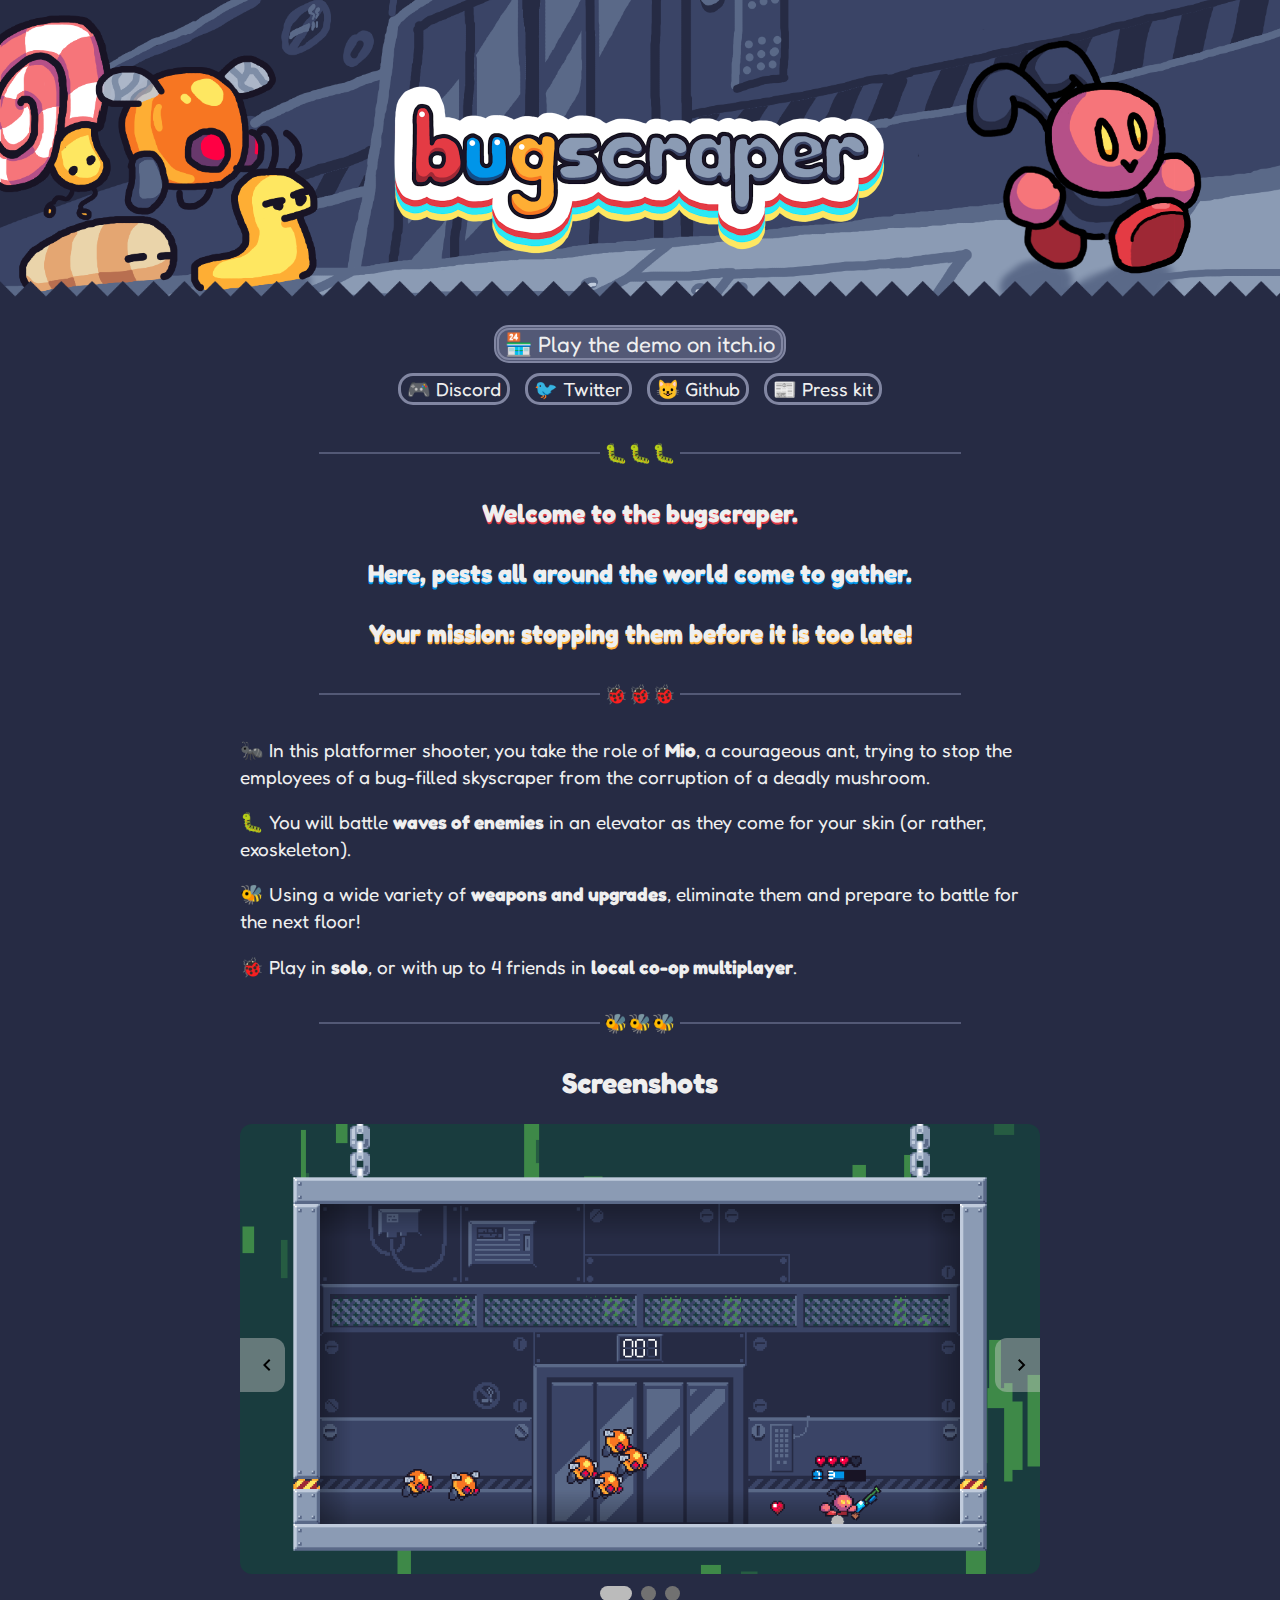
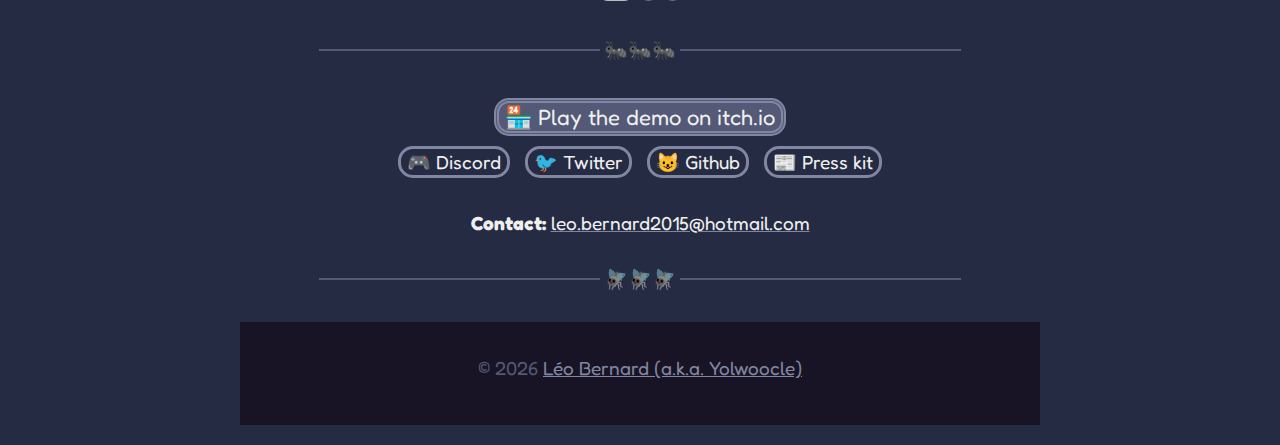
<file: index2.html>
<!DOCTYPE html>
<html>
  <head>
    <!-- Hello you curious person. It's all just plain HTML/CSS/JS. It gets the job done. -->
    <meta charset="utf-8"/>
    <title>Bugscraper</title>

    <!-- Meta tags -->
    <meta name="author" content="Léo Bernard"/>
    <meta name="keywords" content="bugscrapper, video game, game, gaming, platformer, shooter, pixel art"/>
    <meta name="description" content="Rise to the top of a bug-filled tower">

    <!-- Facebook Meta Tags -->
    <meta property="og:title" content="Bugscraper">
    <meta property="og:description" content="Rise to the top of a bug-filled tower">
    <meta property="og:image" content="image/thumbnail.png">
    <meta property="og:url" content="https://bugscraper.net/">
    <meta property="og:type" content="website">
        
    <!-- Twitter Meta Tags -->
    <meta name="twitter:card" content="summary_large_image">
    <meta name="twitter:title" content="Bugscraper">
    <meta name="twitter:description" content="Rise to the top of a bug-filled tower">
    <meta name="twitter:image" content="image/thumbnail.png">
    <!-- Meta Tags Generated via https://toolsaday.com -->

    <meta name="viewport" content="width=device-width, initial-scale=1.0">
    <link rel="icon" type="image/png" href="image/icon.png">
    
    <link rel="stylesheet" href="css/style.css">
    <link rel="stylesheet" href="css/slideshow.css">
  </head>

  <body>
    <!-- <img class="banner" src="image/banner_big.png" alt="yah"> -->
    <div class="banner-container">
      <img class="banner" src="image/banner.png" alt="Bugscraper logo background">
      <div class="banner-fadeout"></div>
    </div>
    
    <div class="page-content" id="page">
      <header align="center">
        <div class="logo-container">
          <img class="logo" src="image/logo.png" alt="Bugscraper logo">
        </div>

        <div class="links" id="links-top">
          <div class="big">
            <a class="link" href="https://yolwoocle.itch.io/bugscraper">
              <button class="link-button important-link">🏪 Play the demo on itch.io</button>
            </a>
          </div>
          <div>
            <a class="link" href="https://discord.gg/BAMMwMn2m5">
              <button class="link-button">🎮 Discord</button>
            </a>
            <a class="link" href="https://twitter.com/yolwoocle_">
              <button class="link-button">🐦 Twitter</button>
            </a>
            <a class="link" href="https://github.com/Yolwoocle/bugscraper">
              <button class="link-button">😺 Github</button>
            </a>
            <a class="link" href="resources/presskit_v1.zip">
              <button class="link-button">📰 Press kit</button>
            </a>
          </div>
        </div>

      </header>
      <hr class="hr-1">
      <main align="center">

        <div>
          <!-- <h2>Rise to the top of a bug-infested tower</h2> -->
          <p class="shadow-red bigger">
            Welcome to the bugscraper.
          </p>
          <p class="shadow-blue bigger">
            Here, pests all around the world come to gather. 
          </p>
          <p class="shadow-yellow bigger">
            Your mission: stopping them before it is too late!
          </p>
    
        </div>
        <hr class="hr-2">
        <div align="left">
          <p>
            🐜 In this platformer shooter, you take the role of <b>Mio</b>, a courageous ant, trying to stop the employees
            of a bug-filled skyscraper from the corruption of a deadly mushroom.
          </p>
          <p>
            🐛 You will battle <b>waves of enemies</b> in an elevator as they come for your skin 
            (or rather, exoskeleton). 
          </p>
          <p>
            🐝 Using a wide variety of <b>weapons and upgrades</b>, eliminate them and prepare to battle for the next floor!
          </p>
          <p>
            🐞 Play in <b>solo</b>, or with up to 4 friends in <b>local co-op multiplayer</b>.
          </p>

        </div>
        <hr class="hr-3">
        <div>
          
          <h2>Screenshots</h2>
          <div class="slideshow-container">
            <div class="slide">
              <img src="image/screenshot/screenshot_1.png" style="width:100%">
            </div>
          
            <div class="slide">
              <img src="image/screenshot/screenshot_2.png" style="width:100%">
            </div>
          
            <div class="slide">
              <img src="image/screenshot/screenshot_3.png" style="width:100%">
            </div>
          
            <a class="prev" onclick="plusSlides(-1)">
              <img src="image/icon_left.svg">
            </a>
            <a class="next" onclick="plusSlides(1)">
              <img src="image/icon_right.svg">
            </a>
          </div>
          <div style="text-align:center">
            <span class="dot" onclick="currentSlide(1)"></span>
            <span class="dot" onclick="currentSlide(2)"></span>
            <span class="dot" onclick="currentSlide(3)"></span>
          </div>
        </div>

        <hr class="hr-4">

        <div id="links-bottom">
        </div>
        
        <br>
        <div>
          <b>Contact:</b> <a href="mailto:leo.bernard2015@hotmail.com">&#108eo&#46b&#101rnard2015&#64hotm&#97il&#46com</a>
        </div>

      </main>
      <hr class="hr-5">
      <footer>
        <div align="center">
          <p>
            &copy; <script>document.write(new Date().getFullYear())</script> <a href="https://yolwoocle.com">Léo Bernard (a.k.a. Yolwoocle)</a>
          </p>
        </div>
      </footer>
    </div>

    <script type="text/javascript" src="js/main.js"></script>
  </body>
</html>
</file>
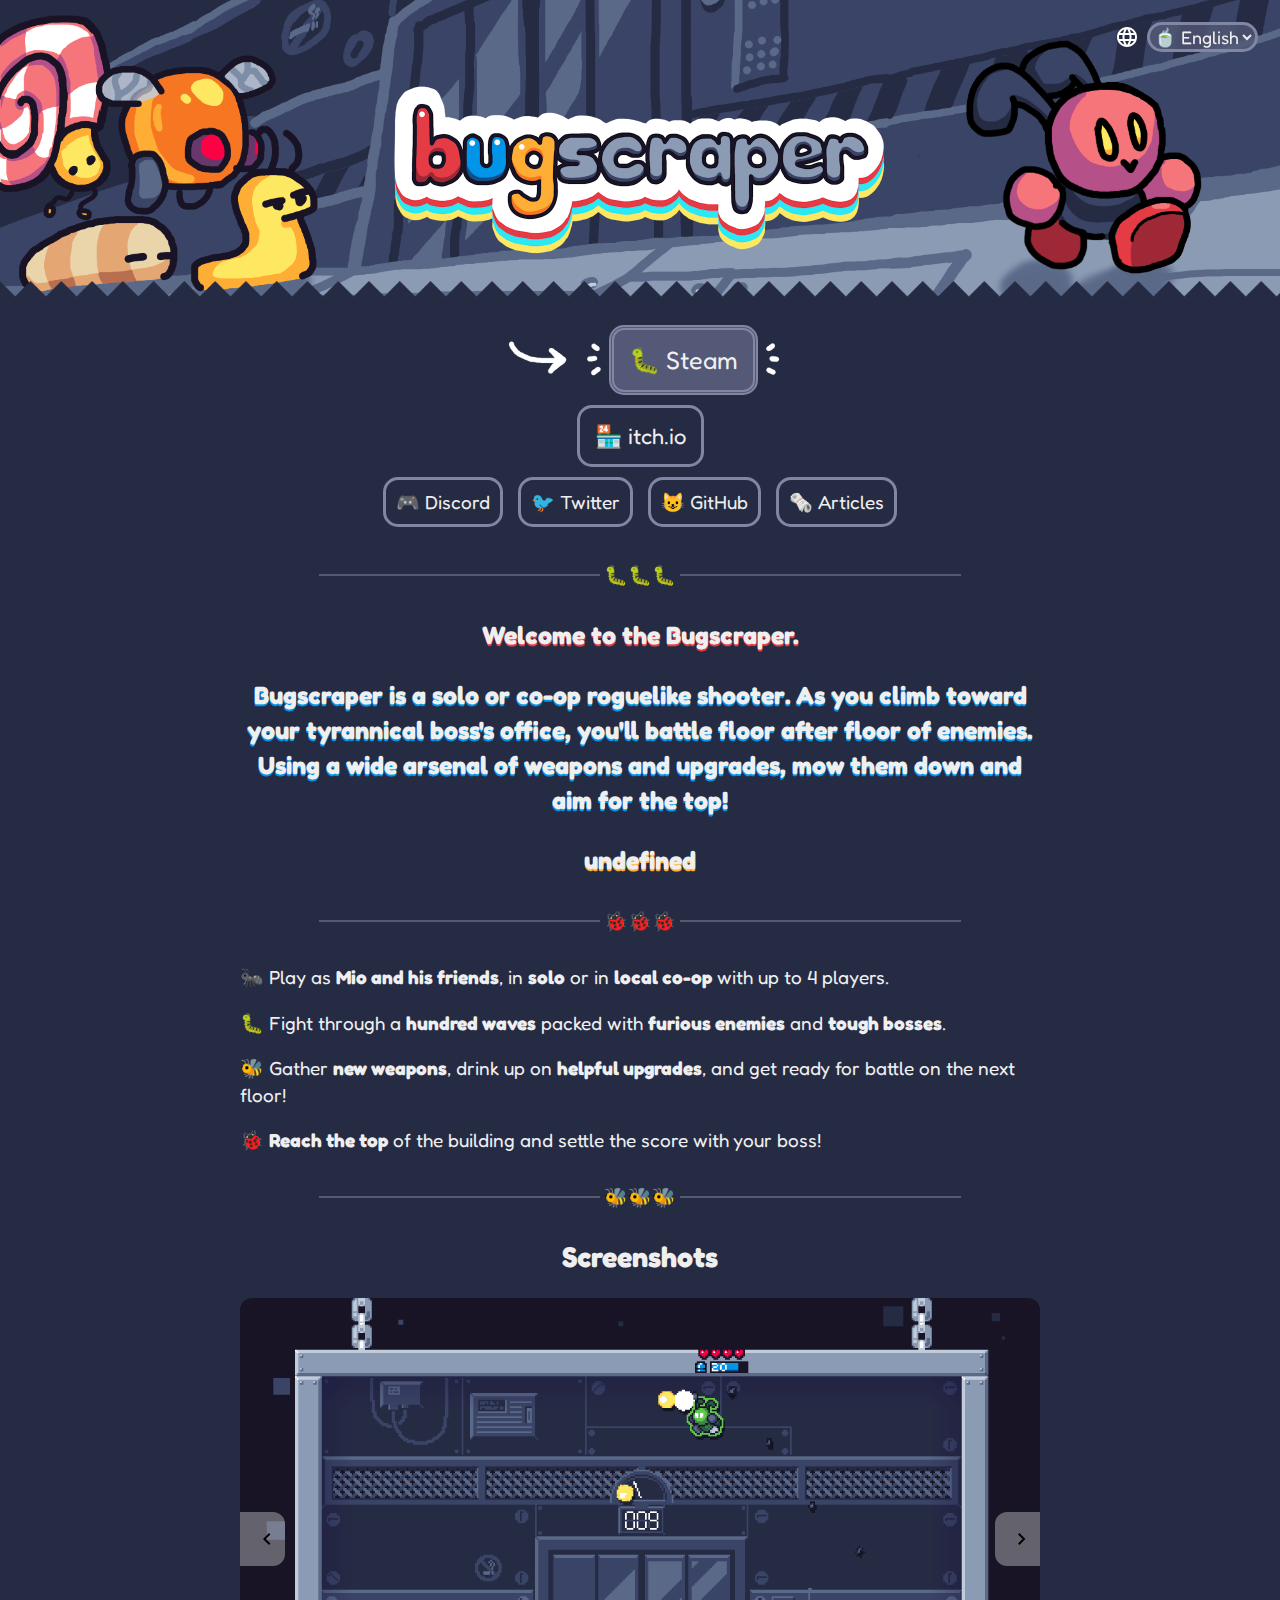
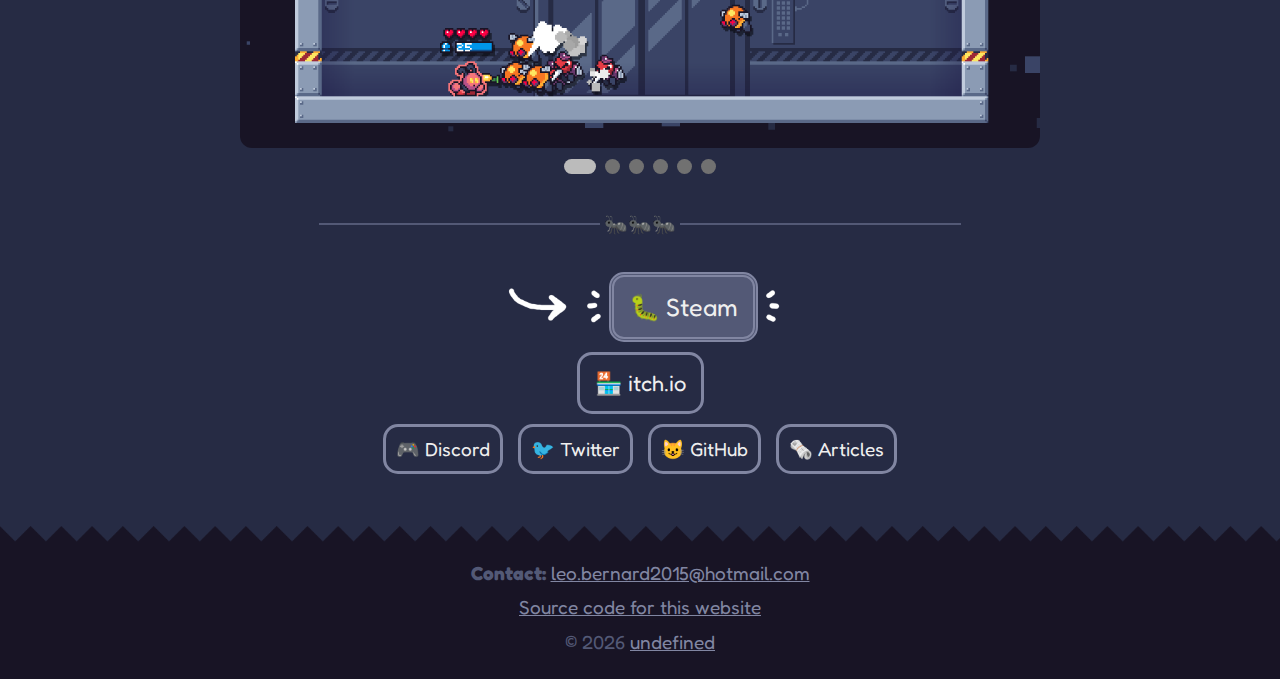
<file: index_translate.html>
<!DOCTYPE html>
<html>
  <head>
    <!-- Hello you curious person. It's all just plain HTML/CSS/JS. It gets the job done. -->
    <meta charset="utf-8"/>
    <title>Bugscraper</title>

    <!-- Meta tags -->
    <meta name="author" content="Léo Bernard"/>
    <meta name="keywords" content="bugscrapper, video game, game, gaming, platformer, shooter, pixel art"/>
    <meta name="description" content="Rise to the top of a bug-filled tower">

    <!-- Facebook Meta Tags -->
    <meta property="og:title" content="Bugscraper">
    <meta property="og:description" content="Rise to the top of a bug-filled tower">
    <meta property="og:image" content="image/thumbnail.png">
    <meta property="og:url" content="https://bugscraper.net/">
    <meta property="og:type" content="website">
        
    <!-- Twitter Meta Tags -->
    <meta name="twitter:card" content="summary_large_image">
    <meta name="twitter:title" content="Bugscraper">
    <meta name="twitter:description" content="Rise to the top of a bug-filled tower">
    <meta name="twitter:image" content="image/thumbnail.png">
    <!-- Meta Tags Generated via https://toolsaday.com -->

    <meta name="viewport" content="width=device-width, initial-scale=1.0">
    <link rel="icon" type="image/png" href="image/icon.png">
    
    <link rel="stylesheet" href="css/style.css">
    <link rel="stylesheet" href="css/slideshow.css">
  </head>

  <body>
    <div class="banner-container unselectable">
      <img class="banner" src="image/banner.png" alt="Bugscraper logo background">
      <div class="banner-fadeout"></div>
    </div>
    
    <div class="page-content" id="page">
      <header align="center" class="unselectable">        
        <div class="logo-container unselectable">
          <img class="logo float" src="image/logo.png" alt="Bugscraper logo">
        </div>

        <div class="locale-container">
          <img src="image/language.svg">
          <select data-i18n-switcher class="locale-switcher">
            <option value="en">🍵 English</option>
            <option value="fr">🥖 French</option>
          </select>
        </div>

        <div class="links" id="links-top">
          <div class="bigger flex-center wishlist-container">
            <img class="float-small-left wishlist-arrow" src="image/arrow_left.png" height="40">
            <a class="link" href="https://store.steampowered.com/app/2957130/Bugscraper/">
              <button data-i18n-key="button-steam" class="button-wishlist link-button important-link padding-l">🐛 Wishlist on Steam</button>
            </a>
            <img class="float-small-right wishlist-arrow" src="image/arrow_right.png" height="40">
          </div>
          <div class="big">
            <a class="link" href="https://yolwoocle.itch.io/bugscraper">
              <button data-i18n-key="button-itchio" class="link-button padding-l">🏪 Play the demo on itch.io</button>
            </a>
          </div>
          <div>
            <a class="link" href="https://discord.gg/BAMMwMn2m5">
              <button data-i18n-key="button-discord" class="link-button padding-m">🎮 Discord</button>
            </a>
            <a class="link" href="https://twitter.com/yolwoocle_">
              <button data-i18n-key="button-twitter" class="link-button padding-m">🐦 Twitter</button>
            </a>
            <a class="link" href="https://github.com/Yolwoocle/bugscraper">
              <button data-i18n-key="button-github" class="link-button padding-m">😺 GitHub</button>
            </a>
            <a class="link" href="resources/presskit_v2.zip">
              <button data-i18n-key="button-press" class="link-button padding-m">📰 Press kit</button>
            </a>
          </div>
        </div>
      </header>

      
      <hr class="hr-1">
      <main align="center">

        <div>
          <!-- <h2>Rise to the top of a bug-infested tower</h2> -->
          <p data-i18n-key="desc-1" class="shadow-red bigger">
            Welcome to the bugscraper.
          </p>
          <p data-i18n-key="desc-2" class="shadow-blue bigger">
            Here, pests all around the world come to gather. 
          </p>
          <p data-i18n-key="desc-3" class="shadow-yellow bigger">
            Your mission: stopping them before it is too late!
          </p>
    
        </div>
        <hr class="hr-2">
        <div align="left">
          <p data-i18n-key="desc-long-1">
            🐛 In this platformer shooter, you will battle waves of enemies in an elevator as they 
            come for your skin (or rather, exoskeleton).
          </p>
          <p data-i18n-key="desc-long-2">
            🐜 You take the role of <b>Mio</b>, a courageous ant, trying to stop the employees of a 
            bug-filled skyscraper from corrupting the world with a deadly mushroom.
          </p>
          <p data-i18n-key="desc-long-3">
            🐝 Using a wide variety of <b>weapons and upgrades</b>, eliminate them and prepare to battle for the next floor!
          </p>
          <p data-i18n-key="desc-long-4">
            🐞 Play in <b>solo</b>, or with up to 4 friends in <b>local co-op multiplayer</b>.
          </p>

        </div>
        <hr class="hr-3">
        <div>
          
          <h2 data-i18n-key="screenshot-title">Screenshots</h2>
          <div class="slideshow-container unselectable">
            <div class="slide">
              <img src="image/screenshot/1.png" style="width:100%">
            </div>
            <div class="slide">
              <img src="image/screenshot/2.png" style="width:100%">
            </div>
            <div class="slide">
              <img src="image/screenshot/3.png" style="width:100%">
            </div>
            <div class="slide">
              <img src="image/screenshot/4.png" style="width:100%">
            </div>
            <div class="slide">
              <img src="image/screenshot/5.png" style="width:100%">
            </div>
            <div class="slide">
              <img src="image/screenshot/6.png" style="width:100%">
            </div>
            
            <a class="prev" onclick="plusSlides(-1)">
              <img src="image/icon_left.svg">
            </a>
            <a class="next" onclick="plusSlides(1)">
              <img src="image/icon_right.svg">
            </a>
          </div>
          <div style="text-align:center" class="unselectable">
            <span class="dot" onclick="currentSlide(1)"></span>
            <span class="dot" onclick="currentSlide(2)"></span>
            <span class="dot" onclick="currentSlide(3)"></span>
            <span class="dot" onclick="currentSlide(4)"></span>
            <span class="dot" onclick="currentSlide(5)"></span>
            <span class="dot" onclick="currentSlide(6)"></span>
          </div>
        </div>

        <hr class="hr-4">

        <div id="links-bottom" class="unselectable">
        </div>
        
        <br class="">

      </main>
      
    </div>
    <div class="dark-fadeout"></div>
    <footer align="center">
      <p>
        <b>Contact:</b> <a href="mailto:leo.bernard2015@hotmail.com">&#108eo&#46b&#101rnard2015&#64hotm&#97il&#46com</a>
      </p>
      <p>
        <a data-i18n-key="footer-source" href="https://github.com/bugscraper/bugscraper.github.io">Source code for this website</a>
      </p>
      <p>
        &copy; <script>document.write(new Date().getFullYear())</script> 
        <a data-i18n-key="footer-author" href="https://yolwoocle.com">
          Léo Bernard (Yolwoocle)
        </a> 
      </p>

    </footer>

    <script type="text/javascript" src="js/main.js"></script>
    <script type="text/javascript" src="js/i18n.js"></script>
  </body>
</html>
</file>
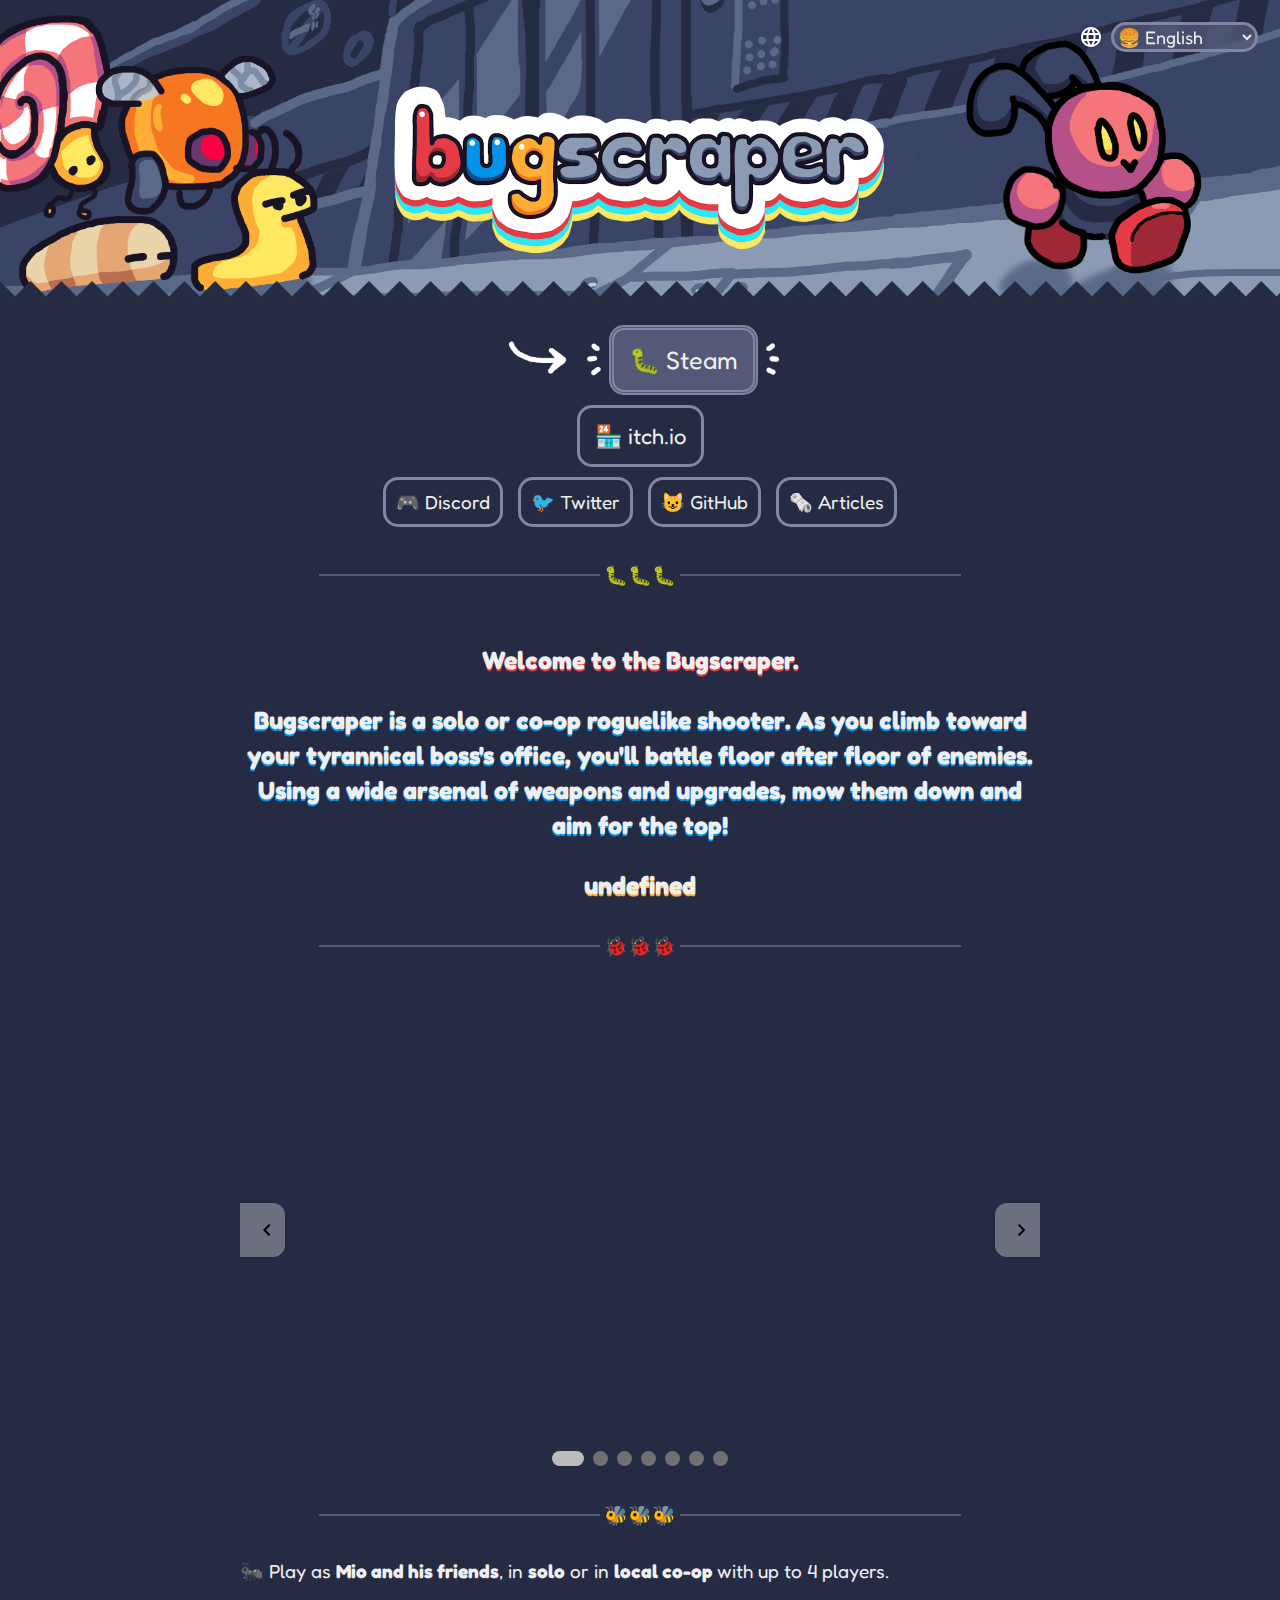
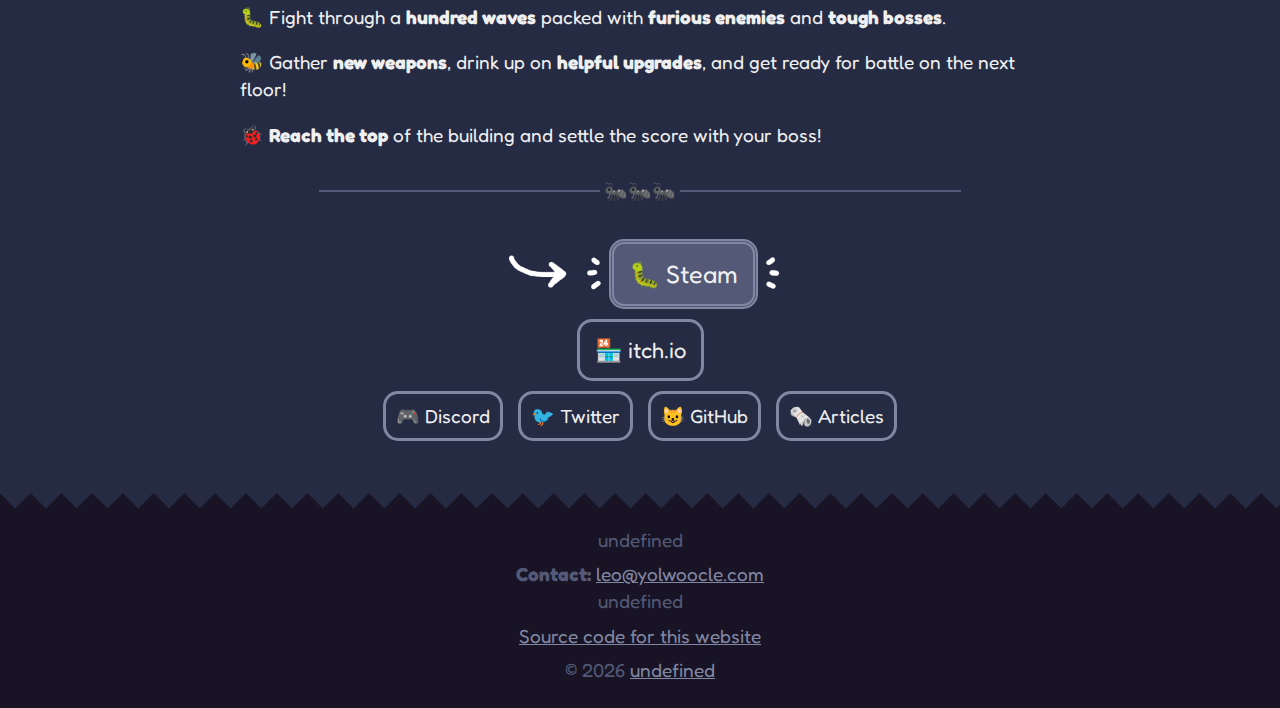
<file: test-translations.html>
<!DOCTYPE html>
<html>
  <head>
    <!-- Hello you curious person. It's all just vanilla HTML/CSS/JS. It gets the job done. -->
    <meta charset="utf-8"/>
    <title>Bugscraper</title>

    <!-- Meta tags -->
    <meta name="author" content="Léo Bernard"/>
    <meta name="keywords" content="bugscrapper, video game, game, gaming, platformer, shooter, pixel art"/>
    <meta name="description" content="Rise to the top of a bug-filled tower">

    <!-- Facebook Meta Tags -->
    <meta property="og:title" content="Bugscraper">
    <meta property="og:description" content="Rise to the top of a bug-filled tower">
    <meta property="og:image" content="image/thumbnail.png">
    <meta property="og:url" content="https://bugscraper.net/">
    <meta property="og:type" content="website">
        
    <!-- Twitter Meta Tags -->
    <meta name="twitter:card" content="summary_large_image">
    <meta name="twitter:title" content="Bugscraper">
    <meta name="twitter:description" content="Rise to the top of a bug-filled tower">
    <meta name="twitter:image" content="image/thumbnail.png">
    <!-- Meta Tags Generated via https://toolsaday.com -->

    <meta name="viewport" content="width=device-width, initial-scale=1.0">
    <link rel="icon" type="image/png" href="image/icon.png">
    
    <link rel="stylesheet" href="css/style.css">
    <link rel="stylesheet" href="css/slideshow.css">
  </head>

  <body>
    <div class="banner-container unselectable">
      <img class="banner" src="image/banner.png" alt="Bugscraper logo background">
      <div class="banner-fadeout"></div>
    </div>
    
    <div class="page-content" id="page">
      <header class="center unselectable">        
        <div class="logo-container unselectable">
          <img class="logo float" src="image/logo.png" alt="Bugscraper logo">
        </div>

        <div class="locale-container">
          <img src="image/language.svg">
          <select data-i18n-switcher class="locale-switcher">
            <option value="en">🍔 English</option>
            <option value="fr">🥖 Français</option>
            <option value="de">🍺 Deutsch (*)</option>
            <!-- <option value="es">🌮 Español (*)</option>
            <option value="it">🍝 Italiano (*)</option>
            <option value="pt">🍛 Português (*)</option> -->
          </select>
        </div>

        <div class="links" id="links-top">
          <div class="bigger flex-center wishlist-container">
            <img class="float-small-left wishlist-arrow" src="image/arrow_left.png" height="40">
            <a class="link" href="https://store.steampowered.com/app/2957130/Bugscraper/">
              <button data-i18n-key="button-steam" class="button-wishlist link-button important-link padding-l">🐛 Wishlist on Steam</button>
            </a>
            <img class="float-small-right wishlist-arrow" src="image/arrow_right.png" height="40">
          </div>
          <div class="big">
            <a class="link" href="https://yolwoocle.itch.io/bugscraper">
              <button data-i18n-key="button-itchio" class="link-button padding-l">🏪 Play the demo on itch.io</button>
            </a>
          </div>
          <div>
            <a class="link" href="https://discord.gg/BAMMwMn2m5">
              <button data-i18n-key="button-discord" class="link-button padding-m">🎮 Discord</button>
            </a>
            <a class="link" href="https://twitter.com/yolwoocle_">
              <button data-i18n-key="button-twitter" class="link-button padding-m">🐦 Twitter</button>
            </a>
            <a class="link" href="https://github.com/Yolwoocle/bugscraper">
              <button data-i18n-key="button-github" class="link-button padding-m">😺 GitHub</button>
            </a>
            <a class="link" href="resources/presskit_v2.zip">
              <button data-i18n-key="button-press" class="link-button padding-m">📰 Press kit</button>
            </a>
          </div>
        </div>
      </header>

      
      <hr class="hr-1">
      <main class="center">

        <div>
          <!-- <h2>Rise to the top of a bug-infested tower</h2> -->
          <p data-i18n-key="desc-1" class="shadow-red bigger">
            Welcome to the bugscraper.
          </p>
          <p data-i18n-key="desc-2" class="shadow-blue bigger">
            Here, pests all around the world come to gather. 
          </p>
          <p data-i18n-key="desc-3" class="shadow-yellow bigger">
            Your mission: stopping them before it is too late!
          </p>
    
        </div>
        <hr class="hr-2">
        <div>
          
          <!-- <h2 data-i18n-key="screenshot-title">Screenshots</h2> -->
          <div class="slideshow-container unselectable">
            <div class="slide" style="aspect-ratio: 16/9; height: fit-content;">
              <iframe width="560" height="315" style="width: 100%; height: 100%" src="https://www.youtube-nocookie.com/embed/szQJTaI0bfE?si=F9VFHFzq2YoRkPPN" title="YouTube video player" frameborder="0" allow="accelerometer; autoplay; clipboard-write; encrypted-media; gyroscope; picture-in-picture; web-share" referrerpolicy="strict-origin-when-cross-origin" allowfullscreen></iframe>
            </div>
            <div class="slide">
              <img src="image/screenshot/1.png" style="width:100%">
            </div>
            <div class="slide">
              <img src="image/screenshot/2.png" style="width:100%">
            </div>
            <div class="slide">
              <img src="image/screenshot/3.png" style="width:100%">
            </div>
            <div class="slide">
              <img src="image/screenshot/4.png" style="width:100%">
            </div>
            <div class="slide">
              <img src="image/screenshot/5.png" style="width:100%">
            </div>
            <div class="slide">
              <img src="image/screenshot/6.png" style="width:100%">
            </div>
            
            <a class="prev" onclick="plusSlides(-1)">
              <img src="image/icon_left.svg">
            </a>
            <a class="next" onclick="plusSlides(1)">
              <img src="image/icon_right.svg">
            </a>
          </div>
          <div style="text-align:center" class="unselectable">
            <span class="dot" onclick="currentSlide(1)"></span>
            <span class="dot" onclick="currentSlide(2)"></span>
            <span class="dot" onclick="currentSlide(3)"></span>
            <span class="dot" onclick="currentSlide(4)"></span>
            <span class="dot" onclick="currentSlide(5)"></span>
            <span class="dot" onclick="currentSlide(6)"></span>
            <span class="dot" onclick="currentSlide(7)"></span>
          </div>
        </div>

        <hr class="hr-3">

        <div align="left">
          <p data-i18n-key="desc-long-1">
            🐜 In this platformer shooter, you take the role of <b>Mio</b>, a courageous ant, trying to 
            stop the employees of a bug-filled skyscraper from corrupting the world with a deadly mushroom.
          </p>
          <p data-i18n-key="desc-long-2">
            🐛 You will battle waves of enemies in an elevator as they 
            come for your skin (or rather, exoskeleton) on every floor.
          </p>
          <p data-i18n-key="desc-long-3">
            🐝 Using a wide variety of <b>weapons and upgrades</b>, eliminate them and prepare to battle for the next floor!
          </p>
          <p data-i18n-key="desc-long-4">
            🐞 Play in <b>solo</b>, or with up to 4 friends in <b>local co-op multiplayer</b>.
          </p>

        </div>        

        <hr class="hr-4">

        <div id="links-bottom" class="unselectable">
        </div>
        
        <br class="">

      </main>
      
    </div>
    <div class="dark-fadeout"></div>
    <footer class="center">
      <p data-i18n-key="translation-disclaimer">
        Translations with (*) were made with the help of a generative AI model. Please get in touch if you'd like to help me with human-made translations!
      </p>
      <p>
        <b data-i18n-key="contact">Contact:</b> 
        <a href="mailto:leo@yolwoocle.com">&#108eo&#64yo&#108woocl&#101&#46com</a><br>
        <span data-i18n-key="email-disclaimer">(might respond under a different address)</span>
      </p>
      <p>
        <a data-i18n-key="footer-source" href="https://github.com/bugscraper/bugscraper.github.io">Source code for this website</a>
      </p>
      <p>
        &copy; <script>document.write(new Date().getFullYear())</script> 
        <a data-i18n-key="footer-author" href="https://yolwoocle.com">
          Léo Bernard (Yolwoocle)
        </a> 
      </p>

    </footer>

    <script type="text/javascript" src="js/main.js"></script>
    <script type="text/javascript" src="js/i18n.js"></script>
  </body>
</html>
</file>
<file: css/style.css>
@import url('https://fonts.googleapis.com/css2?family=Fredoka:wght@300..700&display=swap');

:root {
    --col-bg-main: #262b44;
    --col-bg-footer: #181425;
    --col-text: rgb(239, 239, 239);
    --col-text-light: #8186a2;
    --col-text-lighter: #535976;
}

body{
    font-family: "Fredoka", sans-serif;
    font-style: normal;
    
    line-height: 1.4;
    font-weight: 400;

    padding: 0px;
    margin: 0px;
    margin-bottom: 0px;
    
    background-color: var(--col-bg-main);
    color: var(--col-text);
    font-size: 19px;

    overflow-x: hidden;
    /* outline: solid red; */
}

.page-content {
    margin: 0px auto;
    max-width: 800px;
    
    padding: 20px 20px;
    border: 0;
    
    overflow: hidden;
}

h1, h2, h3{
    line-height: 1.2
}

a {
    color: var(--col-text);

    text-decoration: underline;
  	text-decoration-color: var(--col-text-light);
}

.center {
    align-content: center;
    text-align: center;
}

.links > a {
    text-decoration: none;
}

.link {
    text-decoration: none;
}

.padding-m {
    padding: 10px;
}
.padding-l {
    padding: 15px;
}

.article-button {
    margin: 16px;
    
    font-size: inherit;
    font-style: inherit;
    font-family: inherit;
    color: inherit;
    
    background-color: var(--col-bg-main);
    border: solid var(--col-text-light);
    border-radius: 15px;
    
    transition: all 0.3s ease;
}
.article-button h3 {
    margin-top: 8px;
    margin-bottom: 8px;
}
.article-button p {
    margin-bottom: 8px
}
.dotted {
    border: dotted var(--col-text-light);
}

.link-button {
    margin: 5px;
    
    cursor: pointer;
    font-size: inherit;
    font-style: inherit;
    font-family: inherit;
    color: inherit;
    
    background-color: var(--col-bg-main);
    border: solid var(--col-text-light);
    border-radius: 15px;
    
    transition: all 0.3s ease;
}

.link-button:hover {
    background-color: var(--col-text-light);
}

.important-link {
    background-color: var(--col-text-lighter);
    border-style: double;
    border-width: 5px;
}


.locale-container {
    display: flex;
    
    position: fixed;
    top:   16px;
    right: 16px;
    z-index: 2000;

    padding: 6px;
}

.locale-container > img {
    margin-right: 8px;
    filter: drop-shadow(0px 0px 2px var(--col-bg-main));
}

.locale-switcher {
    font-family: "Fredoka", sans-serif;
    font-style: normal;
    
    font-weight: 400;

    width: fit-content;
    height: 30px;

    font-size: 18px;
    color: var(--col-text);
    background-color: #535976c0;
    backdrop-filter: blur(2px);

    border-radius: 15px;
    border-width: 2px;
    border: solid var(--col-text-light);
}

.button-wishlist {
    max-width: 100%;
}

.wishlist-container {
    overflow: hidden;
    
}

.wishlist-arrow {
    /* width: max-content; */
}

/***** hr *****/

hr {
    border: 1px solid var(--col-text-lighter);

    margin-top: 42px;
    margin-bottom: 42px;
    width: 80%;
    
    overflow: visible;
    text-align: center;
    height: 0px;
}
hr::after {
    background: var(--col-bg-main);

    color: var(--col-text);
    padding: 0 4px;
    position: relative;
    top: -13px;
}
.hr-1::after {
    content: '🐛🐛🐛';
} 
.hr-2::after {
    content: '🐞🐞🐞';
}
.hr-3::after {
    content: '🐝🐝🐝';
}
.hr-4::after {
    content: '🐜🐜🐜';
}
.hr-5::after {
    content: '🪰🪰🪰';
}

/* header {
    padding: 
} */

.flex-center {
    display: flex;
    justify-content: center;
    align-items: center;
}

.big {
    font-weight: bold;
    font-size: 22px;
}

.bigger {
    font-weight: bold;
    font-size: 25px;
}

.shadow-red {
    text-shadow: 0px 2px 0px #e43b44;
}
.shadow-blue{
    text-shadow: 0px 2px 0px #0095e9;
}
.shadow-yellow{
    text-shadow: 0px 2px 0px #feae34;
}

/***** Logo & banner *****/

@-webkit-keyframes wave-anim {
    00% {
        transform: translateY(0em);
    }
    50% {
        transform: translateY(-0.6em);
    }
    100% {
        transform: translateY(0em);
    }
}

@-webkit-keyframes wave-anim-small-left {
    00% {
        transform: translateX(-0.3em);
    }
    50% {
        transform: translateX(0em);
    }
    100% {
        transform: translateX(-0.3em);
    }
}

@-webkit-keyframes wave-anim-small-right {
    00% {
        transform: translateX(0.3em);
    }
    50% {
        transform: translateX(0em);
    }
    100% {
        transform: translateX(0.3em);
    }
}

.logo {
    z-index: 1000;

    width: 500px;
    max-width: 100%;
}

/* .logo {
    border: solid orange;
} */

.logo-container {
    display: flex;
    flex-direction: column;
    align-items: center;
    justify-content: center;

    height: 300px;
    /* border: solid red; */
}
.logo-container > .logo {
    display: inline-block;
}
.float {
    -webkit-animation: wave-anim 3s ease-in-out infinite;
            animation: wave-anim 3s ease-in-out infinite;
}
.float-small-left {
    -webkit-animation: wave-anim-small-left 3s ease-in-out infinite;
            animation: wave-anim-small-left 3s ease-in-out infinite;
}
.float-small-right {
    -webkit-animation: wave-anim-small-right 3s ease-in-out infinite;
            animation: wave-anim-small-right 3s ease-in-out infinite;
}

.banner {
    z-index: 900;

    width: 100%;
    height: 300px;
    object-fit: cover;
    position: absolute;

    left: 0;
    top: 0;
}

@keyframes constantMovement {
    0%{
        background-position: 0px 0px;
    }
    100% {
        background-position: -30.7692308px 0px;
    }
}

.banner-fadeout {    
    z-index: 950;

    position: absolute;
    left: 0;
    top: 281px;
    width: 100%;
    height: 20px;
    /* border: solid red; */
    
    background-image: url("../image/separator.png");
    background-size: 30.7692308px 20px;
    background-repeat: repeat-x;
    /* background-position: center top; */

    animation: constantMovement 2s linear infinite;
}

.dark-fadeout {
    z-index: 950;

    position: absolute;
    left: 0;
    /* top: 281px; */
    width: 100vw;
    height: 20px;
    /* border: solid red; */
    
    background-image: url("../image/separator_dark.png");
    background-size: 30.7692308px 20px;
    background-repeat: repeat-x;
    /* background-position: center top; */

    animation: constantMovement 2s linear infinite;
    /* background-image: url("../image/separator-dark.png"); */
}

footer {
    background-color: var(--col-bg-footer);
    color: var(--col-text-lighter);
    
    display: flex;
    flex-direction: column;
    justify-content: center;
    align-items: center;
    
    margin: 0;
    margin-top: 20px;
    padding-top: 10px;
    padding-bottom: 20px;
    /* outline: yellow solid 1px; */
}
footer > * {
    margin: 4px;

    max-width: 800px;
    padding-left: 20px;
    padding-right: 20px;
    /* outline: red solid 1px; */
}
footer a {
    color: var(--col-text-light);
}

.unselectable {
    -moz-user-select: none;
    -webkit-user-select: none;
    -ms-user-select: none;
    user-select: none;
}

/********************************************/

::selection {
    background-color: #feae34;
    color: #FFF;
}

/* width */
::-webkit-scrollbar {
    width: 20px;
    display: contents;
}
  
/* Track */
::-webkit-scrollbar-track {
    background: #ffffff00;
}

/* Handle */
::-webkit-scrollbar-thumb {
    border-radius: 10px;
    background-color: rgba(255, 255, 255, 0.3);
    
    min-width: 100px;
    border: solid 6px rgba(255, 255, 255, 0);
    box-sizing: border-box;
    background-clip: content-box;
}

/* Handle on hover */
::-webkit-scrollbar-thumb:hover {
    background-color: rgba(255, 255, 255, 0.5);
}
</file>
<file: css/slideshow.css>
.slideshow-container {
    position: relative;
    margin: auto;
}

.slide > img {
    border-radius: 12px;
}

.prev, .next {
    cursor: pointer;

    color: white;
    
    position: absolute;
    top: 50%;

    width: 15px;
    margin-top: -14px;
    padding: 15px;

    font-weight: bold;
    font-size: 18px;
    
    transition: 0.3s ease;
    background-color: #cecece6c;

    display: flex;
    align-items: center;
    align-content: center;
    
    user-select: none;
}

/* Position the "next button" to the right */
.prev {
    left: 0;
    border-radius: 0 12px 12px 0;
}
.next {
    right: 0;
    border-radius: 12px 0 0 12px;
}
  
.prev:hover, .next:hover {
    background-color: #cececebb;
}

.prev > img, .next > img {
    position: relative;
}

.prev > img {
    right: 0px;
    transition: 0.3s ease;
}

.next > img {
    left: 0px;
    transition: 0.3s ease;
}

.prev:hover > img {
    right: 5px;
}

.next:hover > img {
    left: 5px;
}

.dot {
    cursor: pointer;
    height: 15px;
    width: 15px;
    margin: 0 2px;
    background-color: #717171;
    border-radius: 15px;
    display: inline-block;

    transition: background-color 0.3s ease;
    transition: width 0.3s ease;
}

.active, .dot:hover {
    background-color: #bbb;
}

.active {
    width: 32px;
}
</file>
